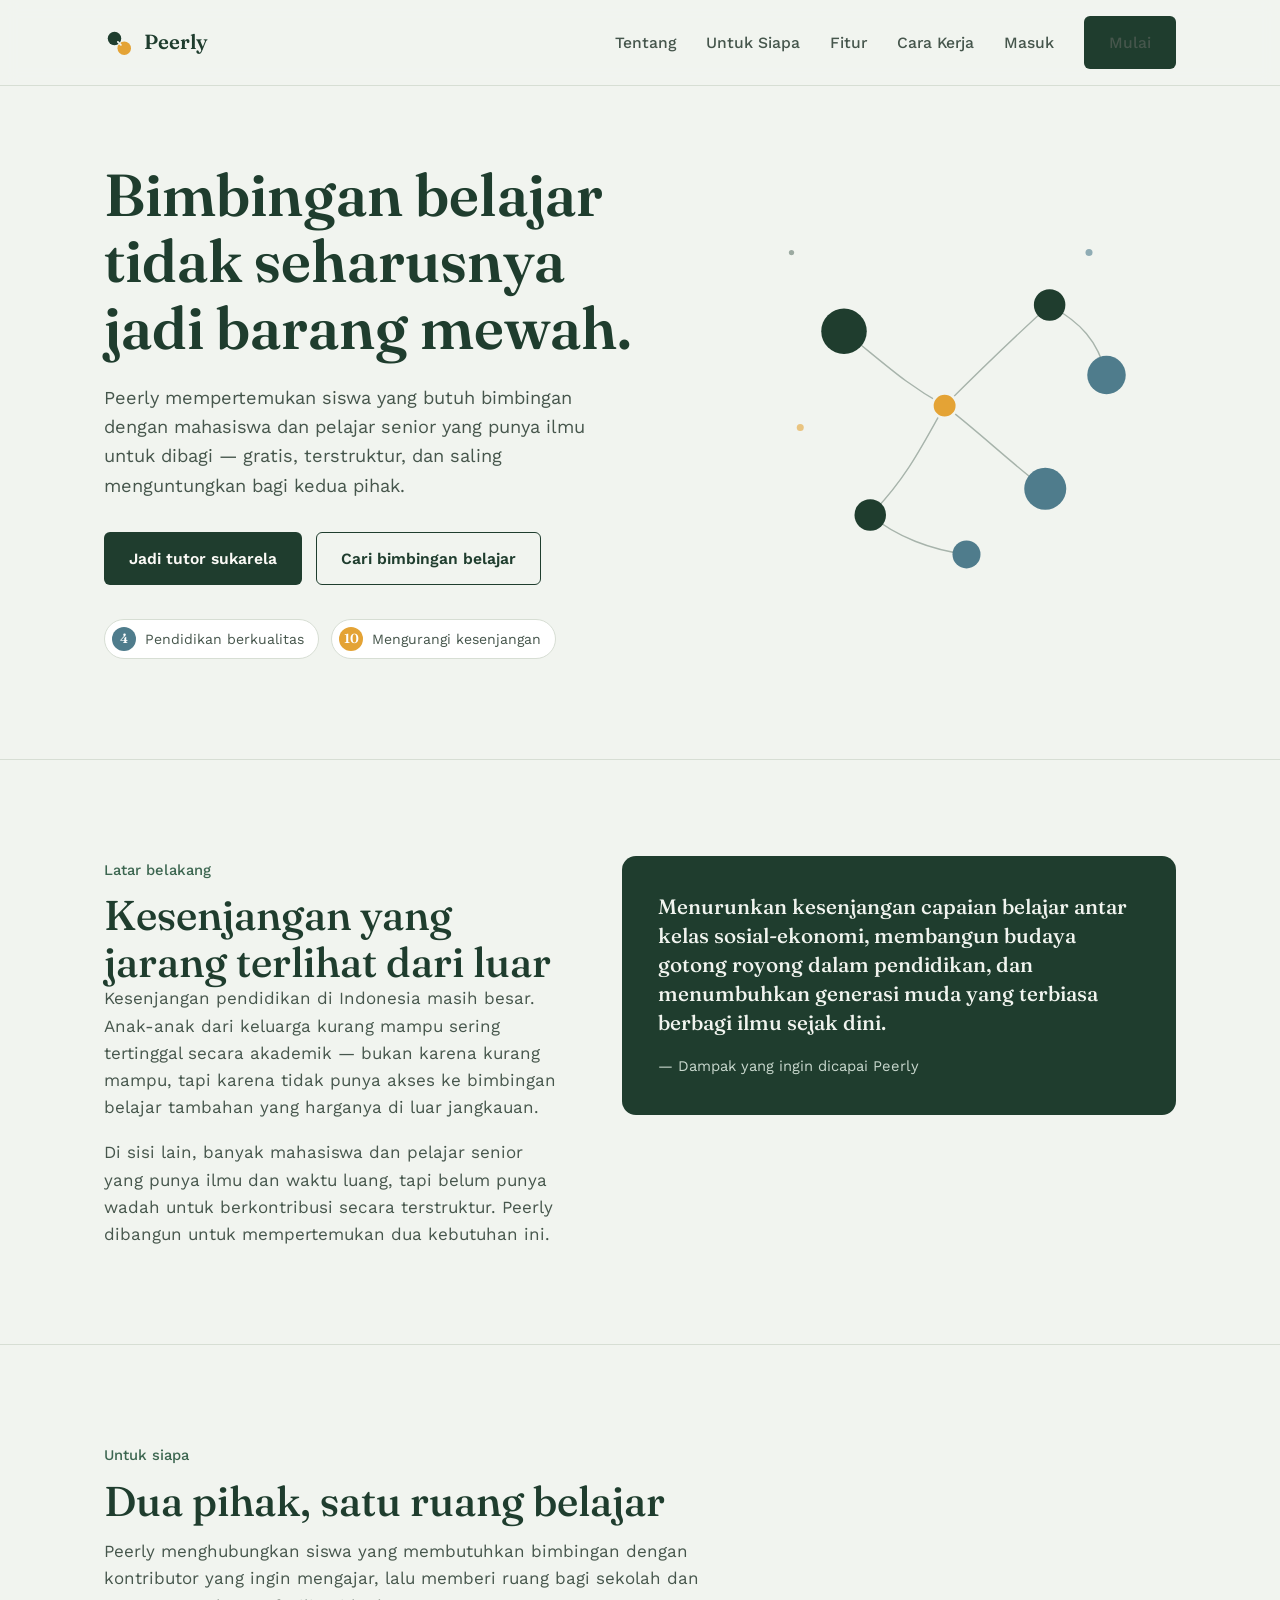
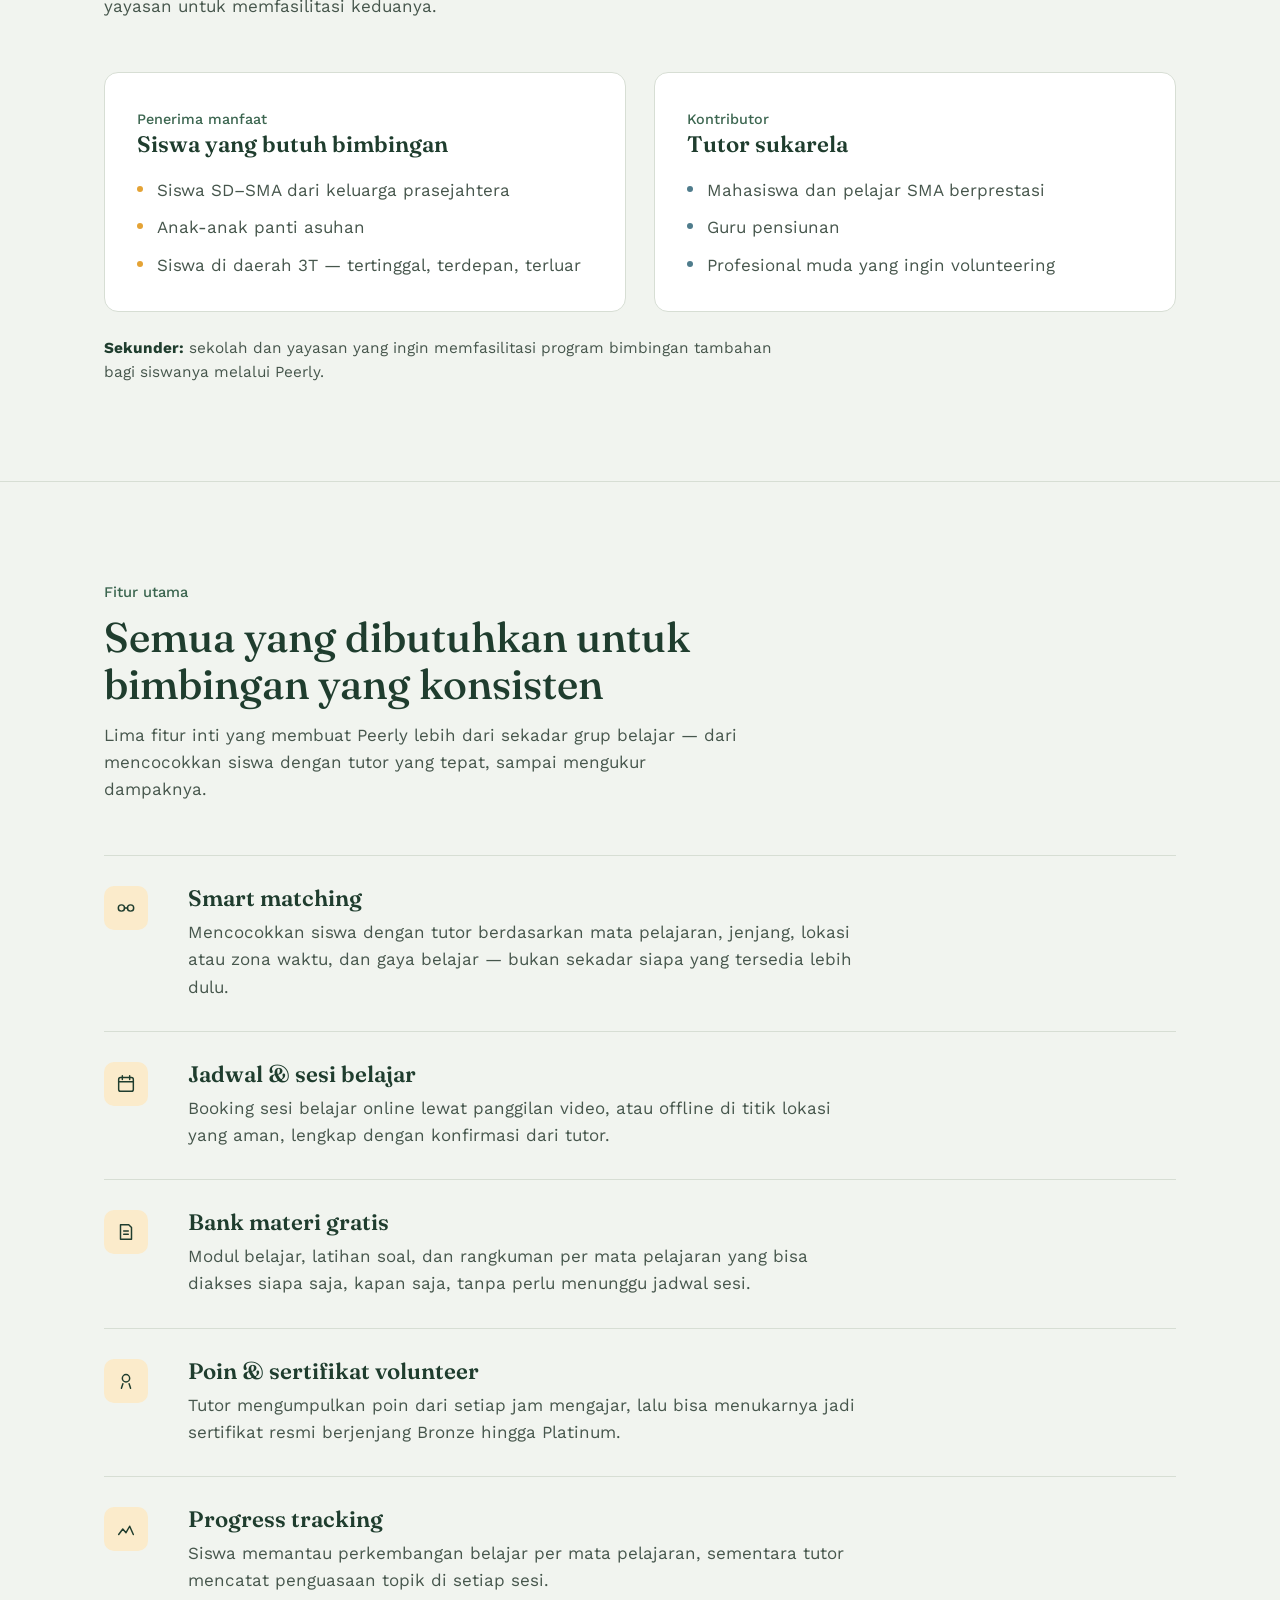
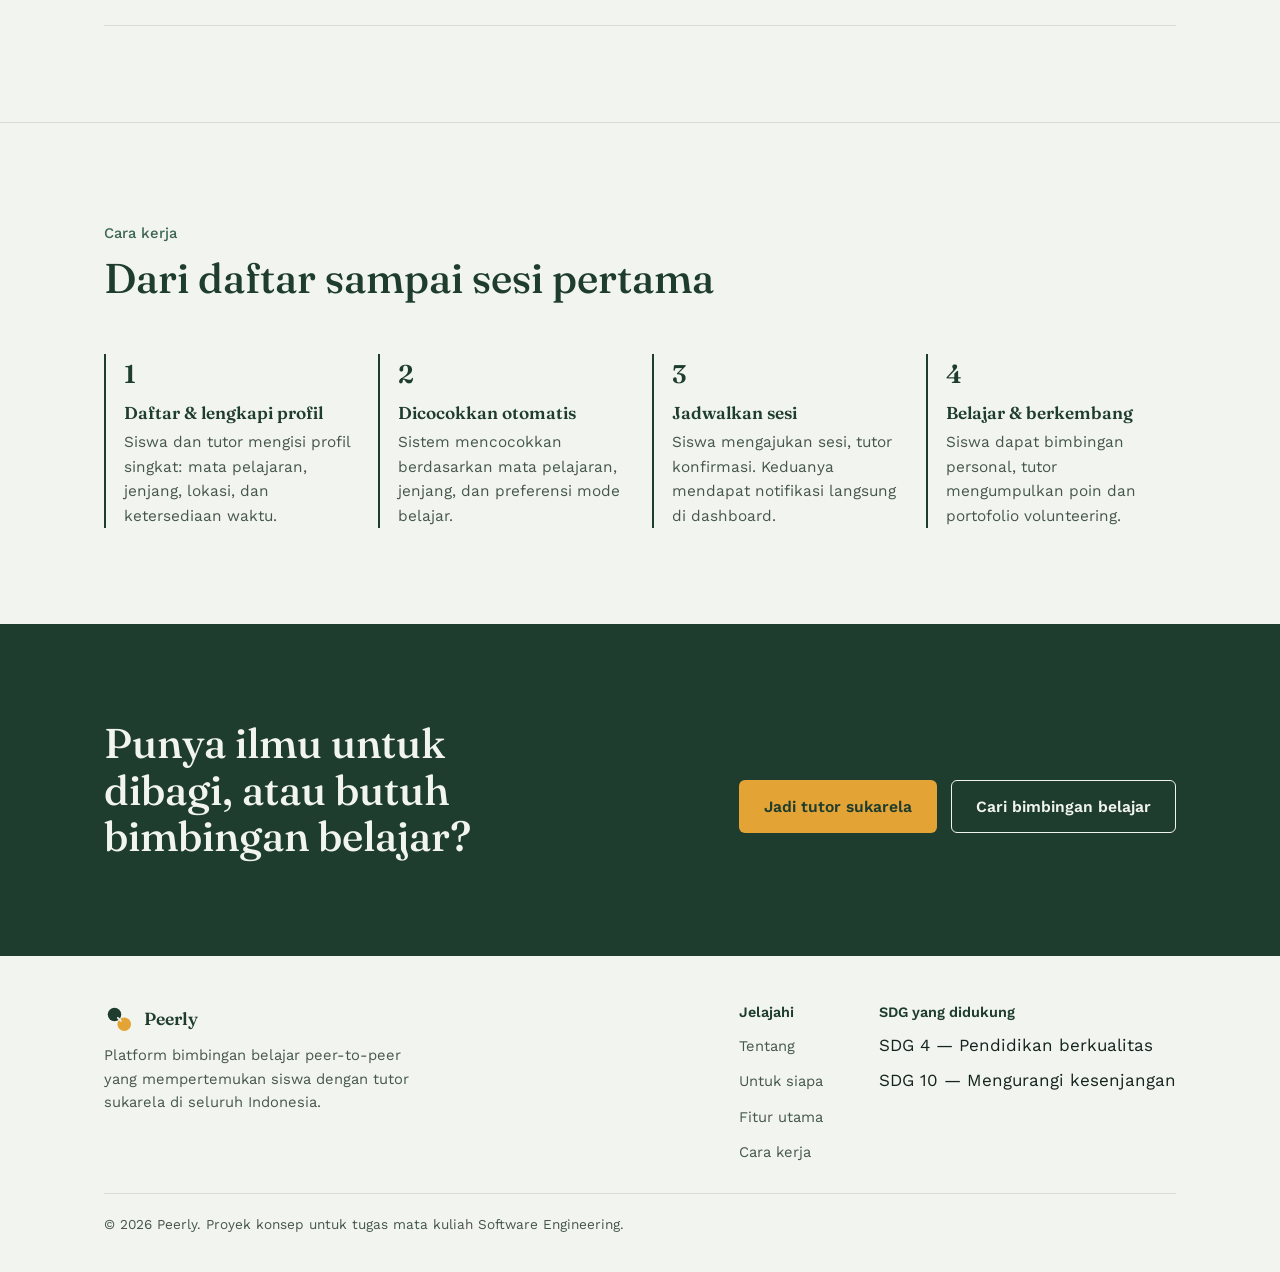
<file: templates/index.html>
<!DOCTYPE html>
<html lang="id">
<head>
<meta charset="UTF-8">
<meta name="viewport" content="width=device-width, initial-scale=1.0">
<title>Peerly - Bimbingan belajar peer-to-peer untuk semua</title>
<meta name="description" content="Peerly mempertemukan siswa yang butuh bimbingan belajar dengan tutor sukarela, agar akses pendidikan tambahan tidak lagi jadi soal biaya.">
<link rel="preconnect" href="https://fonts.googleapis.com">
<link rel="preconnect" href="https://fonts.gstatic.com" crossorigin>
<link href="https://fonts.googleapis.com/css2?family=Fraunces:opsz,wght@9..144,500;9..144,600&family=Work+Sans:wght@400;500;600;700&display=swap" rel="stylesheet">
<link rel="stylesheet" href="/static/css/style.css">
</head>
<body>

<header class="site-header">
  <nav class="nav container">
    <a href="#top" class="brand">
      <img src="/static/assets/logo-mark.svg" alt="">
      <span>Peerly</span>
    </a>
    <ul class="nav-links">
      <li><a href="#visi">Tentang</a></li>
      <li><a href="#untuk-siapa">Untuk Siapa</a></li>
      <li><a href="#fitur">Fitur</a></li>
      <li><a href="#cara-kerja">Cara Kerja</a></li>
      <li><a href="/pages/login">Masuk</a></li>
      <li><a href="/pages/register" class="btn btn-primary">Mulai</a></li>
    </ul>
    <button class="nav-toggle" aria-label="Buka menu" aria-expanded="false">
      <span></span><span></span><span></span>
    </button>
  </nav>
</header>

<main id="top">
  <section class="hero">
    <div class="container">
      <div class="hero-copy">
        <h1>Bimbingan belajar tidak seharusnya jadi barang mewah.</h1>
        <p class="hero-sub">Peerly mempertemukan siswa yang butuh bimbingan dengan mahasiswa dan pelajar senior yang punya ilmu untuk dibagi — gratis, terstruktur, dan saling menguntungkan bagi kedua pihak.</p>
        <div class="hero-actions">
          <a href="/pages/register?role=tutor" class="btn btn-primary">Jadi tutor sukarela</a>
          <a href="/pages/register?role=siswa" class="btn btn-outline">Cari bimbingan belajar</a>
        </div>
        <div class="hero-sdg">
          <span class="sdg-chip g4"><span class="num">4</span> Pendidikan berkualitas</span>
          <span class="sdg-chip g10"><span class="num">10</span> Mengurangi kesenjangan</span>
        </div>
      </div>
      <img class="hero-art" src="/static/assets/hero-network.svg" alt="Ilustrasi simpul-simpul yang mewakili siswa dan tutor saling terhubung">
    </div>
  </section>

  <section class="section" id="visi">
    <div class="container vision-grid">
      <div class="vision-copy reveal">
        <span class="eyebrow">Latar belakang</span>
        <h2>Kesenjangan yang jarang terlihat dari luar</h2>
        <p>Kesenjangan pendidikan di Indonesia masih besar. Anak-anak dari keluarga kurang mampu sering tertinggal secara akademik — bukan karena kurang mampu, tapi karena tidak punya akses ke bimbingan belajar tambahan yang harganya di luar jangkauan.</p>
        <p>Di sisi lain, banyak mahasiswa dan pelajar senior yang punya ilmu dan waktu luang, tapi belum punya wadah untuk berkontribusi secara terstruktur. Peerly dibangun untuk mempertemukan dua kebutuhan ini.</p>
      </div>
      <div class="vision-quote reveal">
        <p>Menurunkan kesenjangan capaian belajar antar kelas sosial-ekonomi, membangun budaya gotong royong dalam pendidikan, dan menumbuhkan generasi muda yang terbiasa berbagi ilmu sejak dini.</p>
        <cite>— Dampak yang ingin dicapai Peerly</cite>
      </div>
    </div>
  </section>

  <section class="section" id="untuk-siapa">
    <div class="container">
      <div class="section-head reveal">
        <span class="eyebrow">Untuk siapa</span>
        <h2>Dua pihak, satu ruang belajar</h2>
        <p>Peerly menghubungkan siswa yang membutuhkan bimbingan dengan kontributor yang ingin mengajar, lalu memberi ruang bagi sekolah dan yayasan untuk memfasilitasi keduanya.</p>
      </div>
      <div class="audience-grid">
        <div class="audience-card reveal">
          <span class="tag">Penerima manfaat</span>
          <h3>Siswa yang butuh bimbingan</h3>
          <ul>
            <li>Siswa SD–SMA dari keluarga prasejahtera</li>
            <li>Anak-anak panti asuhan</li>
            <li>Siswa di daerah 3T — tertinggal, terdepan, terluar</li>
          </ul>
        </div>
        <div class="audience-card tutor reveal">
          <span class="tag">Kontributor</span>
          <h3>Tutor sukarela</h3>
          <ul>
            <li>Mahasiswa dan pelajar SMA berprestasi</li>
            <li>Guru pensiunan</li>
            <li>Profesional muda yang ingin volunteering</li>
          </ul>
        </div>
      </div>
      <p class="audience-note reveal"><strong>Sekunder:</strong> sekolah dan yayasan yang ingin memfasilitasi program bimbingan tambahan bagi siswanya melalui Peerly.</p>
    </div>
  </section>

  <section class="section" id="fitur">
    <div class="container">
      <div class="section-head reveal">
        <span class="eyebrow">Fitur utama</span>
        <h2>Semua yang dibutuhkan untuk bimbingan yang konsisten</h2>
        <p>Lima fitur inti yang membuat Peerly lebih dari sekadar grup belajar — dari mencocokkan siswa dengan tutor yang tepat, sampai mengukur dampaknya.</p>
      </div>

      <div class="feature-list">
        <div class="feature-row reveal">
          <div class="feature-icon">
            <svg viewBox="0 0 24 24" fill="none"><circle cx="7" cy="12" r="3.4" stroke="#1F3D2E" stroke-width="1.6"/><circle cx="17" cy="12" r="3.4" stroke="#1F3D2E" stroke-width="1.6"/><path d="M10.4 12h3.2" stroke="#1F3D2E" stroke-width="1.6" stroke-linecap="round"/></svg>
          </div>
          <div>
            <h3>Smart matching</h3>
            <p>Mencocokkan siswa dengan tutor berdasarkan mata pelajaran, jenjang, lokasi atau zona waktu, dan gaya belajar — bukan sekadar siapa yang tersedia lebih dulu.</p>
          </div>
        </div>

        <div class="feature-row reveal">
          <div class="feature-icon">
            <svg viewBox="0 0 24 24" fill="none"><rect x="4" y="5" width="16" height="15" rx="2" stroke="#1F3D2E" stroke-width="1.6"/><path d="M4 9.5h16M8 3v4M16 3v4" stroke="#1F3D2E" stroke-width="1.6" stroke-linecap="round"/></svg>
          </div>
          <div>
            <h3>Jadwal &amp; sesi belajar</h3>
            <p>Booking sesi belajar online lewat panggilan video, atau offline di titik lokasi yang aman, lengkap dengan konfirmasi dari tutor.</p>
          </div>
        </div>

        <div class="feature-row reveal">
          <div class="feature-icon">
            <svg viewBox="0 0 24 24" fill="none"><path d="M6 4h9l3 3v13H6V4z" stroke="#1F3D2E" stroke-width="1.6" stroke-linejoin="round"/><path d="M9.5 11h5M9.5 14.5h5" stroke="#1F3D2E" stroke-width="1.6" stroke-linecap="round"/></svg>
          </div>
          <div>
            <h3>Bank materi gratis</h3>
            <p>Modul belajar, latihan soal, dan rangkuman per mata pelajaran yang bisa diakses siapa saja, kapan saja, tanpa perlu menunggu jadwal sesi.</p>
          </div>
        </div>

        <div class="feature-row reveal">
          <div class="feature-icon">
            <svg viewBox="0 0 24 24" fill="none"><circle cx="12" cy="9" r="4" stroke="#1F3D2E" stroke-width="1.6"/><path d="M7 20l1.6-5M17 20l-1.6-5" stroke="#1F3D2E" stroke-width="1.6" stroke-linecap="round"/></svg>
          </div>
          <div>
            <h3>Poin &amp; sertifikat volunteer</h3>
            <p>Tutor mengumpulkan poin dari setiap jam mengajar, lalu bisa menukarnya jadi sertifikat resmi berjenjang Bronze hingga Platinum.</p>
          </div>
        </div>

        <div class="feature-row reveal">
          <div class="feature-icon">
            <svg viewBox="0 0 24 24" fill="none"><path d="M4 18l4.5-6 3.5 4 4-7 4 9" stroke="#1F3D2E" stroke-width="1.6" stroke-linecap="round" stroke-linejoin="round"/></svg>
          </div>
          <div>
            <h3>Progress tracking</h3>
            <p>Siswa memantau perkembangan belajar per mata pelajaran, sementara tutor mencatat penguasaan topik di setiap sesi.</p>
          </div>
        </div>
      </div>
    </div>
  </section>

  <section class="section" id="cara-kerja">
    <div class="container">
      <div class="section-head reveal">
        <span class="eyebrow">Cara kerja</span>
        <h2>Dari daftar sampai sesi pertama</h2>
      </div>
      <div class="steps">
        <div class="step reveal">
          <span class="step-num">1</span>
          <h3>Daftar &amp; lengkapi profil</h3>
          <p>Siswa dan tutor mengisi profil singkat: mata pelajaran, jenjang, lokasi, dan ketersediaan waktu.</p>
        </div>
        <div class="step reveal">
          <span class="step-num">2</span>
          <h3>Dicocokkan otomatis</h3>
          <p>Sistem mencocokkan berdasarkan mata pelajaran, jenjang, dan preferensi mode belajar.</p>
        </div>
        <div class="step reveal">
          <span class="step-num">3</span>
          <h3>Jadwalkan sesi</h3>
          <p>Siswa mengajukan sesi, tutor konfirmasi. Keduanya mendapat notifikasi langsung di dashboard.</p>
        </div>
        <div class="step reveal">
          <span class="step-num">4</span>
          <h3>Belajar &amp; berkembang</h3>
          <p>Siswa dapat bimbingan personal, tutor mengumpulkan poin dan portofolio volunteering.</p>
        </div>
      </div>
    </div>
  </section>

  <section class="section cta-band" id="gabung">
    <div class="container">
      <h2>Punya ilmu untuk dibagi, atau butuh bimbingan belajar?</h2>
      <div class="hero-actions">
        <a href="/pages/register?role=tutor" class="btn btn-primary">Jadi tutor sukarela</a>
        <a href="/pages/register?role=siswa" class="btn btn-outline">Cari bimbingan belajar</a>
      </div>
    </div>
  </section>

</main>

<footer class="site-footer">
  <div class="container">
    <div class="footer-top">
      <div class="footer-brand">
        <a href="#top" class="brand">
          <img src="/static/assets/logo-mark.svg" alt="">
          <span>Peerly</span>
        </a>
        <p>Platform bimbingan belajar peer-to-peer yang mempertemukan siswa dengan tutor sukarela di seluruh Indonesia.</p>
      </div>
      <div class="footer-links">
        <div>
          <h4>Jelajahi</h4>
          <ul>
            <li><a href="#visi">Tentang</a></li>
            <li><a href="#untuk-siapa">Untuk siapa</a></li>
            <li><a href="#fitur">Fitur utama</a></li>
            <li><a href="#cara-kerja">Cara kerja</a></li>
          </ul>
        </div>
        <div>
          <h4>SDG yang didukung</h4>
          <ul>
            <li>SDG 4 — Pendidikan berkualitas</li>
            <li>SDG 10 — Mengurangi kesenjangan</li>
          </ul>
        </div>
      </div>
    </div>
    <div class="footer-bottom">
      <span>© 2026 Peerly. Proyek konsep untuk tugas mata kuliah Software Engineering.</span>
    </div>
  </div>
</footer>

<script src="/static/js/script.js"></script>
</body>
</html>
</file>
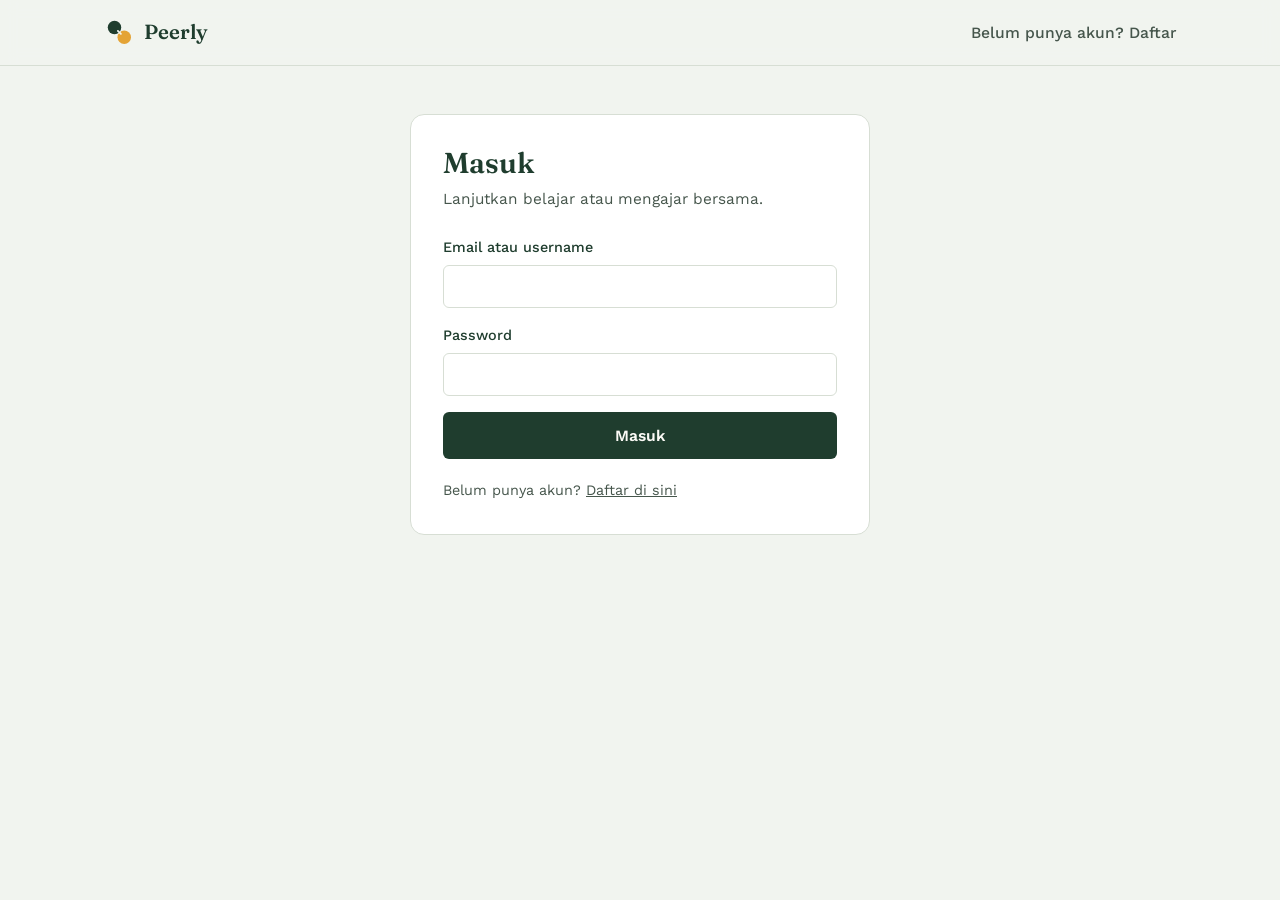
<file: templates/pages/login.html>
<!DOCTYPE html>
<html lang="id">
<head>
<meta charset="UTF-8">
<meta name="viewport" content="width=device-width, initial-scale=1.0">
<title>Masuk — Peerly</title>
<link rel="preconnect" href="https://fonts.googleapis.com">
<link rel="preconnect" href="https://fonts.gstatic.com" crossorigin>
<link href="https://fonts.googleapis.com/css2?family=Fraunces:opsz,wght@9..144,500;9..144,600&family=Work+Sans:wght@400;500;600;700&display=swap" rel="stylesheet">
<link rel="stylesheet" href="/static/css/style.css">
<link rel="stylesheet" href="/static/css/app.css">
</head>
<body>

<header class="site-header">
  <nav class="nav container">
    <a href="/" class="brand">
      <img src="/static/assets/logo-mark.svg" alt="">
      <span>Peerly</span>
    </a>
    <ul class="nav-links">
      <li><a href="/pages/register">Belum punya akun? Daftar</a></li>
    </ul>
  </nav>
</header>

<main class="container">
  <div class="form-card">
    <h1>Masuk</h1>
    <p class="sub">Lanjutkan belajar atau mengajar bersama.</p>

    <div id="alert" aria-live="polite"></div>

    <form id="loginForm">
      <div class="form-group">
        <label for="identifier">Email atau username</label>
        <input id="identifier" name="identifier" type="text" required autocomplete="username" autocapitalize="none" spellcheck="false">
      </div>
      <div class="form-group">
        <label for="password">Password</label>
        <input id="password" name="password" type="password" required autocomplete="current-password">
      </div>
      <button id="submitBtn" type="submit" class="btn btn-primary" style="width:100%; justify-content:center;">
        Masuk
      </button>
    </form>

    <div class="form-footer">
      <span class="small">Belum punya akun? <a href="/pages/register">Daftar di sini</a></span>
    </div>
  </div>
</main>

<script type="module">
import { api, setUser } from '/static/js/api.js';

const form = document.getElementById('loginForm');
const alertBox = document.getElementById('alert');
const button = document.getElementById('submitBtn');

form.addEventListener('submit', async (event) => {
  event.preventDefault();
  alertBox.innerHTML = '';
  button.disabled = true;
  button.textContent = 'Memproses...';
  const values = new FormData(form);
  try {
    const result = await api('/api/auth/login', {
      method: 'POST',
      auth: false,
      body: {
        identifier: values.get('identifier').trim(),
        password: values.get('password'),
      },
    });
    setUser({ ...result.user, name: result.user.full_name });
    location.href = '/pages/dashboard';
  } catch (error) {
    alertBox.innerHTML = `<div class="alert alert-error">${escapeHtml(error.message)}</div>`;
  } finally {
    button.disabled = false;
    button.textContent = 'Masuk';
  }
});

function escapeHtml(value) {
  return String(value).replace(/[&<>"']/g, c => ({'&':'&amp;','<':'&lt;','>':'&gt;','"':'&quot;',"'":'&#39;'}[c]));
}
</script>
</body>
</html>
</file>
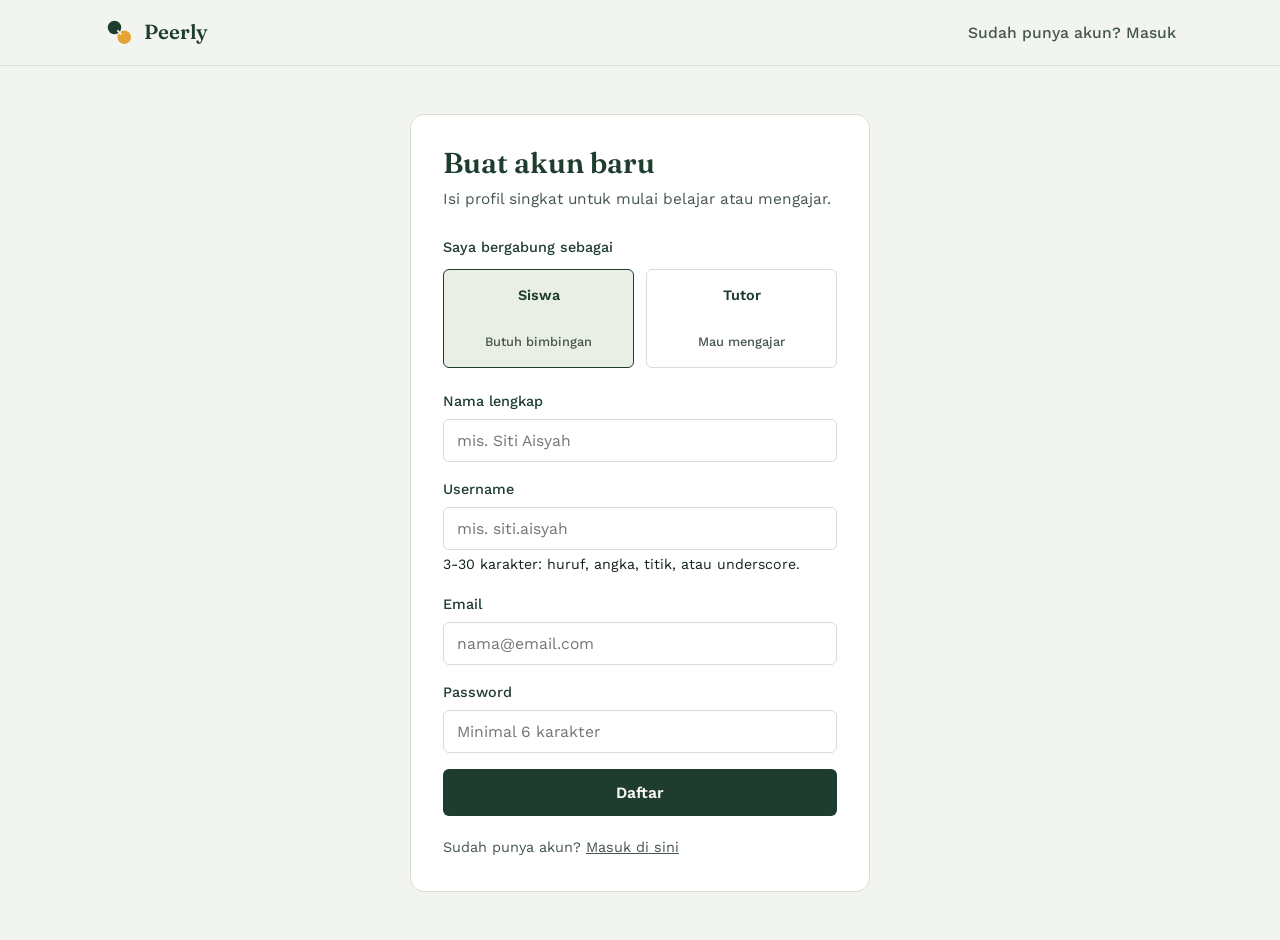
<file: templates/pages/register.html>
<!DOCTYPE html>
<html lang="id">
<head>
<meta charset="UTF-8">
<meta name="viewport" content="width=device-width, initial-scale=1.0">
<title>Daftar — Peerly</title>
<link rel="preconnect" href="https://fonts.googleapis.com">
<link rel="preconnect" href="https://fonts.gstatic.com" crossorigin>
<link href="https://fonts.googleapis.com/css2?family=Fraunces:opsz,wght@9..144,500;9..144,600&family=Work+Sans:wght@400;500;600;700&display=swap" rel="stylesheet">
<link rel="stylesheet" href="/static/css/style.css">
<link rel="stylesheet" href="/static/css/app.css">
</head>
<body>
<header class="site-header">
  <nav class="nav container">
    <a href="/" class="brand"><img src="/static/assets/logo-mark.svg" alt=""><span>Peerly</span></a>
    <ul class="nav-links"><li><a href="/pages/login">Sudah punya akun? Masuk</a></li></ul>
  </nav>
</header>
<main class="container">
  <div class="form-card">
    <h1>Buat akun baru</h1>
    <p class="sub">Isi profil singkat untuk mulai belajar atau mengajar.</p>
    <div id="alert" aria-live="polite"></div>
    <form id="registerForm">
      <div class="form-group">
        <label>Saya bergabung sebagai</label>
        <div class="role-pick">
          <label><input type="radio" name="role" value="siswa" checked><span><strong>Siswa</strong><br><small>Butuh bimbingan</small></span></label>
          <label><input type="radio" name="role" value="tutor"><span><strong>Tutor</strong><br><small>Mau mengajar</small></span></label>
        </div>
      </div>
      <div class="form-group">
        <label for="name">Nama lengkap</label>
        <input id="name" name="name" type="text" required autocomplete="name" placeholder="mis. Siti Aisyah">
      </div>
      <div class="form-group">
        <label for="username">Username</label>
        <input id="username" name="username" type="text" required minlength="3" maxlength="30"
               pattern="[A-Za-z0-9_.]+" autocomplete="username" autocapitalize="none" spellcheck="false"
               placeholder="mis. siti.aisyah">
        <small class="small">3-30 karakter: huruf, angka, titik, atau underscore.</small>
      </div>
      <div class="form-group">
        <label for="email">Email</label>
        <input id="email" name="email" type="email" required autocomplete="email" placeholder="nama@email.com">
      </div>
      <div class="form-group">
        <label for="password">Password</label>
        <input id="password" name="password" type="password" required minlength="6" autocomplete="new-password" placeholder="Minimal 6 karakter">
      </div>
      <button id="submitBtn" type="submit" class="btn btn-primary" style="width:100%;justify-content:center;">Daftar</button>
    </form>
    <div class="form-footer"><span class="small">Sudah punya akun? <a href="/pages/login">Masuk di sini</a></span></div>
  </div>
</main>
<script type="module">
import { api, setUser } from '/static/js/api.js';

const params = new URLSearchParams(location.search);
const selectedRole = params.get('role');
if (selectedRole === 'tutor' || selectedRole === 'siswa') {
  document.querySelector(`input[name="role"][value="${selectedRole}"]`).checked = true;
}

const form = document.getElementById('registerForm');
const alertBox = document.getElementById('alert');
const button = document.getElementById('submitBtn');

form.addEventListener('submit', async (event) => {
  event.preventDefault();
  alertBox.innerHTML = '';
  button.disabled = true;
  button.textContent = 'Mendaftarkan...';
  const values = new FormData(form);
  try {
    const result = await api('/api/auth/register', {
      method: 'POST',
      auth: false,
      body: {
        name: values.get('name').trim(),
        username: values.get('username').trim(),
        email: values.get('email').trim(),
        password: values.get('password'),
        role: values.get('role'),
      },
    });
    setUser({ ...result.user, name: result.user.full_name });
    location.href = '/pages/dashboard';
  } catch (error) {
    alertBox.innerHTML = `<div class="alert alert-error">${escapeHtml(error.message)}</div>`;
    button.disabled = false;
    button.textContent = 'Daftar';
  }
});

function escapeHtml(value) {
  return String(value).replace(/[&<>"']/g, c => ({'&':'&amp;','<':'&lt;','>':'&gt;','"':'&quot;',"'":'&#39;'}[c]));
}
</script>
</body>
</html>
</file>
<file: static/css/style.css>
:root {
  --color-bg: #F1F4EF;
  --color-bg-raised: #FFFFFF;
  --color-ink: #14231B;
  --color-ink-soft: #46564C;
  --color-forest: #1F3D2E;
  --color-forest-light: #3C6650;
  --color-amber: #E4A335;
  --color-amber-soft: #FBEBCB;
  --color-sky: #4F7C8C;
  --color-sky-soft: #E2ECEE;
  --color-line: #D7DED4;

  --font-display: "Fraunces", "Iowan Old Style", Georgia, serif;
  --font-body: "Work Sans", -apple-system, BlinkMacSystemFont, "Segoe UI", sans-serif;

  --measure: 68ch;
  --radius-s: 6px;
  --radius-m: 14px;
  --container: 1120px;

  --ease: cubic-bezier(0.22, 0.61, 0.36, 1);
}

@media (prefers-color-scheme: dark) {
  :root {
  }
}

*, *::before, *::after { box-sizing: border-box; }

html { scroll-behavior: smooth; }
@media (prefers-reduced-motion: reduce) {
  html { scroll-behavior: auto; }
  *, *::before, *::after {
    animation-duration: 0.001ms !important;
    animation-iteration-count: 1 !important;
    transition-duration: 0.001ms !important;
    scroll-behavior: auto !important;
  }
}

body {
  margin: 0;
  background: var(--color-bg);
  color: var(--color-ink);
  font-family: var(--font-body);
  font-size: 17px;
  line-height: 1.6;
  -webkit-font-smoothing: antialiased;
}

img { max-width: 100%; display: block; }

a { color: inherit; }

:focus-visible {
  outline: 2.5px solid var(--color-sky);
  outline-offset: 3px;
  border-radius: 3px;
}

.container {
  width: 100%;
  max-width: var(--container);
  margin-inline: auto;
  padding-inline: 24px;
}

h1, h2, h3, h4 {
  font-family: var(--font-display);
  color: var(--color-forest);
  font-weight: 600;
  line-height: 1.12;
  margin: 0;
}

h2 { font-size: clamp(1.8rem, 1.4rem + 1.6vw, 2.6rem); font-weight: 500; }
h3 { font-size: clamp(1.15rem, 1rem + 0.5vw, 1.4rem); font-weight: 600; }

p { margin: 0; }

.eyebrow {
  display: inline-block;
  font-family: var(--font-body);
  font-size: 0.92rem;
  color: var(--color-forest-light);
  font-weight: 500;
  margin-bottom: 10px;
}

.section {
  padding: 96px 0;
  border-top: 1px solid var(--color-line);
}

.section-head {
  max-width: 640px;
  margin-bottom: 52px;
}

.section-head p {
  margin-top: 14px;
  color: var(--color-ink-soft);
  max-width: var(--measure);
}

.btn {
  display: inline-flex;
  align-items: center;
  gap: 8px;
  padding: 13px 24px;
  border-radius: var(--radius-s);
  font-family: var(--font-body);
  font-weight: 600;
  font-size: 0.98rem;
  text-decoration: none;
  border: 1.5px solid transparent;
  cursor: pointer;
  transition: transform 0.15s var(--ease), background 0.15s var(--ease), border-color 0.15s var(--ease);
}
.btn:hover { transform: translateY(-1px); }

.btn-primary {
  background: var(--color-forest);
  color: #FBFAF6;
}
.btn-primary:hover { background: var(--color-forest-light); }

.btn-outline {
  background: transparent;
  color: var(--color-forest);
  border-color: var(--color-forest);
}
.btn-outline:hover { background: var(--color-forest); color: #FBFAF6; }


.site-header {
  position: sticky;
  top: 0;
  z-index: 40;
  background: rgba(241, 244, 239, 0.88);
  backdrop-filter: blur(8px);
  border-bottom: 1px solid var(--color-line);
}

.nav {
  display: flex;
  align-items: center;
  justify-content: space-between;
  padding-block: 16px;
}

.brand {
  display: flex;
  align-items: center;
  gap: 10px;
  text-decoration: none;
}
.brand img { width: 30px; height: 30px; }
.brand span {
  font-family: var(--font-display);
  font-weight: 600;
  font-size: 1.28rem;
  color: var(--color-forest);
}

.nav-links {
  display: flex;
  align-items: center;
  gap: 30px;
  list-style: none;
  margin: 0;
  padding: 0;
}
.nav-links a {
  text-decoration: none;
  color: var(--color-ink-soft);
  font-size: 0.98rem;
  font-weight: 500;
  transition: color 0.15s var(--ease);
}
.nav-links a:hover { color: var(--color-forest); }

.nav-toggle {
  display: none;
  background: none;
  border: none;
  cursor: pointer;
  padding: 8px;
}
.nav-toggle span {
  display: block;
  width: 22px;
  height: 2px;
  background: var(--color-forest);
  margin: 5px 0;
  transition: transform 0.2s var(--ease), opacity 0.2s var(--ease);
}


.hero {
  padding: 76px 0 100px;
}
.hero .container {
  display: grid;
  grid-template-columns: 1.05fr 0.85fr;
  gap: 56px;
  align-items: center;
}

.hero h1 {
  font-size: clamp(2.5rem, 1.9rem + 2.6vw, 3.7rem);
  font-weight: 600;
  max-width: 15ch;
}

.hero-sub {
  margin-top: 22px;
  font-size: 1.14rem;
  color: var(--color-ink-soft);
  max-width: 48ch;
}

.hero-actions {
  display: flex;
  gap: 14px;
  margin-top: 32px;
  flex-wrap: wrap;
}

.hero-sdg {
  display: flex;
  gap: 12px;
  margin-top: 34px;
  flex-wrap: wrap;
}
.sdg-chip {
  display: flex;
  align-items: center;
  gap: 9px;
  background: var(--color-bg-raised);
  border: 1px solid var(--color-line);
  border-radius: 999px;
  padding: 7px 14px 7px 7px;
  font-size: 0.88rem;
  color: var(--color-ink-soft);
}
.sdg-chip .num {
  display: grid;
  place-items: center;
  width: 24px;
  height: 24px;
  border-radius: 50%;
  font-family: var(--font-display);
  font-weight: 600;
  font-size: 0.82rem;
  color: #fff;
}
.sdg-chip.g4 .num { background: var(--color-sky); }
.sdg-chip.g10 .num { background: var(--color-amber); }

.hero-art {
  justify-self: center;
  width: 100%;
  max-width: 420px;
}

.vision-grid {
  display: grid;
  grid-template-columns: 0.9fr 1.1fr;
  gap: 64px;
  align-items: start;
}

.vision-copy p + p { margin-top: 18px; }
.vision-copy p { color: var(--color-ink-soft); max-width: var(--measure); }

.vision-quote {
  background: var(--color-forest);
  color: #F1F4EF;
  border-radius: var(--radius-m);
  padding: 36px;
}
.vision-quote p {
  font-family: var(--font-display);
  font-size: 1.3rem;
  font-weight: 500;
  line-height: 1.4;
  color: #F1F4EF;
}
.vision-quote cite {
  display: block;
  margin-top: 18px;
  font-style: normal;
  font-size: 0.92rem;
  color: #C9D8CE;
}

.audience-grid {
  display: grid;
  grid-template-columns: 1fr 1fr;
  gap: 28px;
}

.audience-card {
  background: var(--color-bg-raised);
  border: 1px solid var(--color-line);
  border-radius: var(--radius-m);
  padding: 32px;
}
.audience-card h3 { margin-bottom: 6px; }
.audience-card .tag {
  color: var(--color-forest-light);
  font-size: 0.9rem;
  font-weight: 500;
}
.audience-card ul {
  margin: 20px 0 0;
  padding: 0;
  list-style: none;
}
.audience-card li {
  padding-left: 20px;
  position: relative;
  color: var(--color-ink-soft);
  margin-top: 10px;
}
.audience-card li::before {
  content: "";
  position: absolute;
  left: 0;
  top: 9px;
  width: 6px;
  height: 6px;
  border-radius: 50%;
  background: var(--color-amber);
}
.audience-card.tutor li::before { background: var(--color-sky); }

.audience-note {
  margin-top: 24px;
  color: var(--color-ink-soft);
  font-size: 0.96rem;
  max-width: var(--measure);
}
.audience-note strong { color: var(--color-forest); }


.feature-list {
  display: flex;
  flex-direction: column;
}

.feature-row {
  display: grid;
  grid-template-columns: 60px 1fr;
  gap: 24px;
  padding: 30px 0;
  border-top: 1px solid var(--color-line);
}
.feature-row:last-child { border-bottom: 1px solid var(--color-line); }

.feature-icon {
  width: 44px;
  height: 44px;
  border-radius: 10px;
  background: var(--color-amber-soft);
  display: grid;
  place-items: center;
}
.feature-icon svg { width: 22px; height: 22px; }

.feature-row h3 { margin-bottom: 8px; }
.feature-row p { color: var(--color-ink-soft); max-width: 62ch; }


.steps {
  display: grid;
  grid-template-columns: repeat(4, 1fr);
  gap: 24px;
}
.step {
  border-left: 2px solid var(--color-forest);
  padding-left: 18px;
}
.step .step-num {
  font-family: var(--font-display);
  font-size: 1.6rem;
  color: var(--color-forest);
  font-weight: 600;
}
.step h3 { margin-top: 8px; font-size: 1.08rem; }
.step p { margin-top: 8px; color: var(--color-ink-soft); font-size: 0.96rem; }

.impact-wrap {
  display: grid;
  grid-template-columns: 1fr 1fr;
  gap: 56px;
}
.impact-copy p { color: var(--color-ink-soft); max-width: var(--measure); }
.impact-copy p + p { margin-top: 16px; }

.impact-metrics {
  display: grid;
  grid-template-columns: 1fr 1fr;
  gap: 1px;
  background: var(--color-line);
  border: 1px solid var(--color-line);
  border-radius: var(--radius-m);
  overflow: hidden;
}
.metric {
  background: var(--color-bg-raised);
  padding: 24px;
}
.metric h4 {
  font-family: var(--font-body);
  font-weight: 600;
  font-size: 0.94rem;
  color: var(--color-forest);
  margin: 0 0 6px;
}
.metric p { font-size: 0.9rem; color: var(--color-ink-soft); }

.feasibility {
  margin-top: 48px;
  background: var(--color-sky-soft);
  border-radius: var(--radius-m);
  padding: 28px 32px;
}
.feasibility h4 {
  font-family: var(--font-body);
  color: var(--color-forest);
  font-size: 1rem;
  margin: 0 0 8px;
}
.feasibility p { color: var(--color-ink-soft); font-size: 0.96rem; max-width: var(--measure); }

.cta-band {
  background: var(--color-forest);
  border-top: none;
}
.cta-band .container {
  display: flex;
  align-items: center;
  justify-content: space-between;
  gap: 32px;
  flex-wrap: wrap;
}
.cta-band h2 { color: #F1F4EF; max-width: 16ch; }
.cta-band .btn-primary { background: var(--color-amber); color: var(--color-forest); }
.cta-band .btn-primary:hover { background: #F0B75A; }
.cta-band .btn-outline { color: #F1F4EF; border-color: #F1F4EF; }
.cta-band .btn-outline:hover { background: #F1F4EF; color: var(--color-forest); }


.site-footer {
  padding: 48px 0 36px;
}
.footer-top {
  display: flex;
  justify-content: space-between;
  gap: 32px;
  flex-wrap: wrap;
  padding-bottom: 28px;
  border-bottom: 1px solid var(--color-line);
}
.footer-brand .brand span { font-size: 1.1rem; }
.footer-brand p {
  margin-top: 10px;
  color: var(--color-ink-soft);
  font-size: 0.92rem;
  max-width: 34ch;
}
.footer-links {
  display: flex;
  gap: 56px;
}
.footer-links div h4 {
  font-family: var(--font-body);
  font-size: 0.9rem;
  color: var(--color-forest);
  margin: 0 0 12px;
}
.footer-links ul { list-style: none; margin: 0; padding: 0; }
.footer-links li { margin-top: 8px; }
.footer-links a {
  text-decoration: none;
  color: var(--color-ink-soft);
  font-size: 0.92rem;
}
.footer-links a:hover { color: var(--color-forest); }

.footer-bottom {
  display: flex;
  justify-content: space-between;
  flex-wrap: wrap;
  gap: 10px;
  padding-top: 20px;
  color: var(--color-ink-soft);
  font-size: 0.85rem;
}

.reveal {
  opacity: 0;
  transform: translateY(14px);
  transition: opacity 0.6s var(--ease), transform 0.6s var(--ease);
}
.reveal.is-visible {
  opacity: 1;
  transform: translateY(0);
}
@media (prefers-reduced-motion: reduce) {
  .reveal { opacity: 1; transform: none; }
}


@media (max-width: 920px) {
  .hero .container { grid-template-columns: 1fr; }
  .hero-art { max-width: 300px; order: -1; }
  .vision-grid { grid-template-columns: 1fr; gap: 36px; }
  .audience-grid { grid-template-columns: 1fr; }
  .steps { grid-template-columns: 1fr 1fr; row-gap: 32px; }
  .impact-wrap { grid-template-columns: 1fr; gap: 32px; }
  .impact-metrics { grid-template-columns: 1fr 1fr; }
}

@media (max-width: 720px) {
  .section { padding: 64px 0; }
  .nav-links {
    position: absolute;
    top: 100%;
    left: 0;
    right: 0;
    background: var(--color-bg);
    border-bottom: 1px solid var(--color-line);
    flex-direction: column;
    align-items: flex-start;
    padding: 20px 24px 26px;
    gap: 18px;
    display: none;
  }
  .nav-links.is-open { display: flex; }
  .nav-toggle { display: block; }
  .feature-row { grid-template-columns: 44px 1fr; }
  .steps { grid-template-columns: 1fr; }
  .impact-metrics { grid-template-columns: 1fr; }
  .cta-band .container { flex-direction: column; align-items: flex-start; }
}
</file>
<file: static/css/app.css>
.form-card {
  background: var(--color-bg-raised);
  border: 1px solid var(--color-line);
  border-radius: var(--radius-m);
  padding: 32px;
  max-width: 460px;
  margin: 48px auto;
}
.form-card h1 { font-size: 1.8rem; margin-bottom: 8px; }
.form-card .sub { color: var(--color-ink-soft); margin-bottom: 24px; font-size: 0.96rem; }

.form-group { margin-bottom: 16px; }
.form-group label {
  display: block;
  font-size: 0.9rem;
  color: var(--color-forest);
  font-weight: 500;
  margin-bottom: 6px;
}
.form-group input,
.form-group select,
.form-group textarea {
  width: 100%;
  padding: 11px 13px;
  border: 1px solid var(--color-line);
  border-radius: var(--radius-s);
  font-family: var(--font-body);
  font-size: 0.98rem;
  background: var(--color-bg-raised);
  color: var(--color-ink);
}
.form-group input:focus,
.form-group select:focus,
.form-group textarea:focus {
  outline: 2px solid var(--color-sky);
  outline-offset: 1px;
}
.form-group textarea { min-height: 90px; resize: vertical; }
.form-help { font-size: 0.82rem; color: var(--color-ink-soft); margin-top: 4px; }

.form-row { display: grid; grid-template-columns: 1fr 1fr; gap: 14px; }
@media (max-width: 560px) { .form-row { grid-template-columns: 1fr; } }

.form-footer {
  margin-top: 20px;
  display: flex;
  justify-content: space-between;
  align-items: center;
  flex-wrap: wrap;
  gap: 12px;
}
.form-footer .small { font-size: 0.9rem; color: var(--color-ink-soft); }

.alert {
  padding: 11px 14px;
  border-radius: var(--radius-s);
  margin-bottom: 16px;
  font-size: 0.92rem;
}
.alert-error   { background: #FBE8E6; color: #7A1A14; border: 1px solid #F0B7B2; }
.alert-success { background: #E5F2E8; color: #184F28; border: 1px solid #B7D7C0; }
.alert-info    { background: var(--color-sky-soft); color: #1D4452; border: 1px solid #B6D1D7; }

/* Radio-card role chooser */
.role-pick { display: grid; grid-template-columns: 1fr 1fr; gap: 12px; margin: 10px 0 16px; }
.role-pick label {
  border: 1.5px solid var(--color-line);
  border-radius: var(--radius-s);
  padding: 14px;
  cursor: pointer;
  text-align: center;
  background: var(--color-bg-raised);
  font-weight: 500;
  color: var(--color-ink);
  transition: border-color .15s var(--ease), background .15s var(--ease);
}
.role-pick label strong { display: block; color: var(--color-forest); font-weight: 600; }
.role-pick label small  { color: var(--color-ink-soft); font-size: 0.8rem; }
.role-pick input { display: none; }
.role-pick input:checked + span { color: var(--color-forest); }
.role-pick label:has(input:checked) { border-color: var(--color-forest); background: #E9EFE4; }

/* ---------- App shell (sidebar + content) ---------- */
.app {
  display: grid;
  grid-template-columns: 240px 1fr;
  min-height: 100vh;
}
.sidebar {
  background: #FBFAF6;
  border-right: 1px solid var(--color-line);
  padding: 24px 18px;
  position: sticky;
  top: 0;
  height: 100vh;
  display: flex;
  flex-direction: column;
}
.sidebar .brand { margin-bottom: 24px; }
.sidebar .brand img { width: 26px; height: 26px; }
.sidebar .brand span { font-size: 1.15rem; }

.sidebar nav ul { list-style: none; padding: 0; margin: 0; }
.sidebar nav li { margin-bottom: 4px; }
.sidebar nav a {
  display: flex;
  align-items: center;
  gap: 10px;
  padding: 10px 12px;
  border-radius: var(--radius-s);
  color: var(--color-ink);
  text-decoration: none;
  font-size: 0.96rem;
  transition: background .15s var(--ease);
}
.sidebar nav a:hover { background: #ECECE4; }
.sidebar nav a.active {
  background: var(--color-forest);
  color: #F1F4EF;
}
.sidebar nav a .ico {
  width: 18px; height: 18px; display: inline-grid; place-items: center;
}
.sidebar nav a .ico svg { width: 18px; height: 18px; }
.sidebar nav a.active .ico svg { stroke: #F1F4EF !important; }
.sidebar .role-chip {
  margin-top: 18px;
  background: var(--color-amber-soft);
  color: #6B4414;
  padding: 6px 10px;
  border-radius: 999px;
  font-size: 0.82rem;
  display: inline-block;
  font-weight: 500;
}
.sidebar .user-foot {
  margin-top: auto;
  padding-top: 16px;
  border-top: 1px solid var(--color-line);
  font-size: 0.9rem;
  color: var(--color-ink-soft);
}
.sidebar .user-foot .name { color: var(--color-forest); font-weight: 600; }
.sidebar .user-foot a { color: var(--color-forest-light); font-size: 0.85rem; }

/* ---------- Main / content ---------- */
.main { padding: 32px 40px; }
.main-head {
  display: flex;
  align-items: flex-end;
  justify-content: space-between;
  gap: 16px;
  flex-wrap: wrap;
  margin-bottom: 24px;
}
.main-head h1 {
  font-family: var(--font-display);
  color: var(--color-forest);
  font-size: 1.8rem;
  font-weight: 600;
  margin: 0;
  line-height: 1.1;
}
.main-head .sub { color: var(--color-ink-soft); margin-top: 6px; font-size: 0.95rem; }
.notif-bell {
  position: relative;
  background: var(--color-bg-raised);
  border: 1px solid var(--color-line);
  border-radius: 999px;
  padding: 8px 14px;
  font-size: 0.9rem;
  color: var(--color-forest);
  cursor: pointer;
  text-decoration: none;
}
.notif-bell .dot {
  width: 8px; height: 8px; border-radius: 50%;
  background: var(--color-amber);
  display: inline-block; margin-left: 6px;
}

/* ---------- Cards grid ---------- */
.card {
  background: var(--color-bg-raised);
  border: 1px solid var(--color-line);
  border-radius: var(--radius-m);
  padding: 22px;
}
.card h3 { margin-bottom: 6px; }
.card .meta { color: var(--color-ink-soft); font-size: 0.88rem; }

.grid-2 { display: grid; grid-template-columns: 1fr 1fr; gap: 20px; }
.grid-3 { display: grid; grid-template-columns: repeat(3, 1fr); gap: 20px; }
.grid-4 { display: grid; grid-template-columns: repeat(4, 1fr); gap: 20px; }
@media (max-width: 980px) { .grid-3, .grid-4 { grid-template-columns: 1fr 1fr; } }
@media (max-width: 620px) { .grid-2, .grid-3, .grid-4 { grid-template-columns: 1fr; } }

/* ---------- Stat tiles ---------- */
.stat {
  background: var(--color-bg-raised);
  border: 1px solid var(--color-line);
  border-radius: var(--radius-m);
  padding: 20px;
}
.stat .label { font-size: 0.84rem; color: var(--color-ink-soft); text-transform: uppercase; letter-spacing: 0.04em; }
.stat .value { font-family: var(--font-display); color: var(--color-forest); font-size: 2.1rem; font-weight: 600; margin-top: 4px; }
.stat .trend { font-size: 0.84rem; color: var(--color-forest-light); margin-top: 4px; }

/* ---------- Tutor / session cards ---------- */
.list-item {
  background: var(--color-bg-raised);
  border: 1px solid var(--color-line);
  border-radius: var(--radius-m);
  padding: 20px;
  display: grid;
  grid-template-columns: 1fr auto;
  gap: 16px;
  align-items: center;
  margin-bottom: 14px;
}
.list-item h4 {
  font-family: var(--font-display);
  color: var(--color-forest);
  font-size: 1.1rem;
  margin: 0 0 4px;
}
.list-item .meta { color: var(--color-ink-soft); font-size: 0.9rem; }
.list-item .chips { margin-top: 8px; display: flex; flex-wrap: wrap; gap: 6px; }
.chip {
  background: var(--color-sky-soft);
  color: #1D4452;
  padding: 3px 10px;
  border-radius: 999px;
  font-size: 0.78rem;
}
.chip.amber { background: var(--color-amber-soft); color: #6B4414; }
.chip.green { background: #E5F2E8; color: #184F28; }
.chip.red   { background: #FBE8E6; color: #7A1A14; }

.list-item .actions { display: flex; gap: 8px; align-items: center; }
.btn-sm {
  padding: 9px 16px;
  font-size: 0.88rem;
  border-radius: var(--radius-s);
  cursor: pointer;
  border: 1.5px solid var(--color-forest);
  background: var(--color-forest);
  color: #FBFAF6;
  font-family: var(--font-body);
  font-weight: 600;
  text-decoration: none;
  display: inline-flex;
  align-items: center;
  gap: 6px;
  transition: background .15s var(--ease);
}
.btn-sm:hover { background: var(--color-forest-light); }
.btn-sm.outline { background: transparent; color: var(--color-forest); }
.btn-sm.outline:hover { background: var(--color-forest); color: #FBFAF6; }
.btn-sm.ghost { background: transparent; border-color: var(--color-line); color: var(--color-ink-soft); }
.btn-sm.ghost:hover { background: #ECECE4; color: var(--color-forest); border-color: var(--color-line); }
.btn-sm.danger { background: transparent; border-color: #C34545; color: #7A1A14; }
.btn-sm.danger:hover { background: #C34545; color: #fff; }

.rating-stars { color: var(--color-amber); letter-spacing: 2px; font-size: 1.05rem; }
.rating-stars .off { color: var(--color-line); }

/* ---------- Filter / toolbar ---------- */
.toolbar {
  background: var(--color-bg-raised);
  border: 1px solid var(--color-line);
  border-radius: var(--radius-m);
  padding: 16px;
  display: grid;
  grid-template-columns: repeat(5, 1fr) auto;
  gap: 10px;
  align-items: end;
  margin-bottom: 24px;
}
@media (max-width: 980px) { .toolbar { grid-template-columns: 1fr 1fr; } }
.toolbar label { font-size: 0.8rem; color: var(--color-ink-soft); display: block; margin-bottom: 4px; }
.toolbar input, .toolbar select {
  width: 100%;
  padding: 8px 10px;
  border: 1px solid var(--color-line);
  border-radius: var(--radius-s);
  font-size: 0.92rem;
  background: var(--color-bg);
}

/* ---------- Modal ---------- */
.modal-backdrop {
  position: fixed;
  inset: 0;
  background: rgba(20, 35, 27, 0.55);
  display: none;
  align-items: center;
  justify-content: center;
  z-index: 100;
  padding: 20px;
}
.modal-backdrop.open { display: flex; }
.modal {
  background: var(--color-bg-raised);
  border-radius: var(--radius-m);
  padding: 28px;
  max-width: 500px;
  width: 100%;
  max-height: 90vh;
  overflow: auto;
}
.modal h2 { font-size: 1.4rem; margin-bottom: 8px; }
.modal .close {
  float: right;
  background: none;
  border: none;
  font-size: 1.4rem;
  color: var(--color-ink-soft);
  cursor: pointer;
  padding: 0;
}

/* ---------- Progress bar ---------- */
.pbar {
  height: 10px;
  border-radius: 999px;
  background: var(--color-line);
  overflow: hidden;
}
.pbar > span {
  display: block;
  height: 100%;
  background: var(--color-forest);
  transition: width .4s var(--ease);
}

/* ---------- Certificate preview ---------- */
.certificate {
  border: 3px double var(--color-forest);
  padding: 36px;
  background: #FBFAF6;
  border-radius: var(--radius-m);
  text-align: center;
  max-width: 700px;
  margin: 20px auto;
  position: relative;
}
.certificate .mark {
  position: absolute;
  top: 20px; right: 20px;
  font-size: 0.75rem;
  color: var(--color-ink-soft);
  letter-spacing: 2px;
}
.certificate h2 {
  font-family: var(--font-display);
  color: var(--color-forest);
  font-size: 2.4rem;
  margin: 0;
}
.certificate .cursive {
  font-family: var(--font-display);
  font-style: italic;
  font-size: 2.2rem;
  color: var(--color-forest-light);
  margin: 20px 0;
}
.certificate .tier-badge {
  display: inline-block;
  padding: 6px 18px;
  background: var(--color-amber);
  color: var(--color-forest);
  border-radius: 999px;
  font-weight: 600;
  margin: 10px 0;
}

/* ---------- Mobile sidebar collapse ---------- */
@media (max-width: 820px) {
  .app { grid-template-columns: 1fr; }
  .sidebar {
    position: static;
    height: auto;
    border-right: none;
    border-bottom: 1px solid var(--color-line);
    padding: 16px 20px;
  }
  .sidebar nav ul {
    display: flex;
    flex-wrap: wrap;
    gap: 4px;
  }
  .sidebar nav li { margin: 0; }
  .sidebar nav a { padding: 6px 10px; font-size: 0.88rem; }
  .sidebar nav a .ico { display: none; }
  .sidebar .user-foot { padding-top: 10px; margin-top: 10px; }
  .main { padding: 24px 20px; }
}

/* ---------- Empty states ---------- */
.empty {
  text-align: center;
  padding: 48px 20px;
  background: var(--color-bg-raised);
  border: 1px dashed var(--color-line);
  border-radius: var(--radius-m);
  color: var(--color-ink-soft);
}
.empty h3 { color: var(--color-forest); margin-bottom: 6px; }

/* ---------- Table ---------- */
table.data {
  width: 100%;
  border-collapse: collapse;
  background: var(--color-bg-raised);
  border: 1px solid var(--color-line);
  border-radius: var(--radius-m);
  overflow: hidden;
}
table.data th, table.data td {
  padding: 12px 14px;
  text-align: left;
  border-bottom: 1px solid var(--color-line);
  font-size: 0.94rem;
}
table.data th {
  background: #FBFAF6;
  color: var(--color-forest);
  font-weight: 600;
}
table.data tr:last-child td { border-bottom: none; }
</file>
